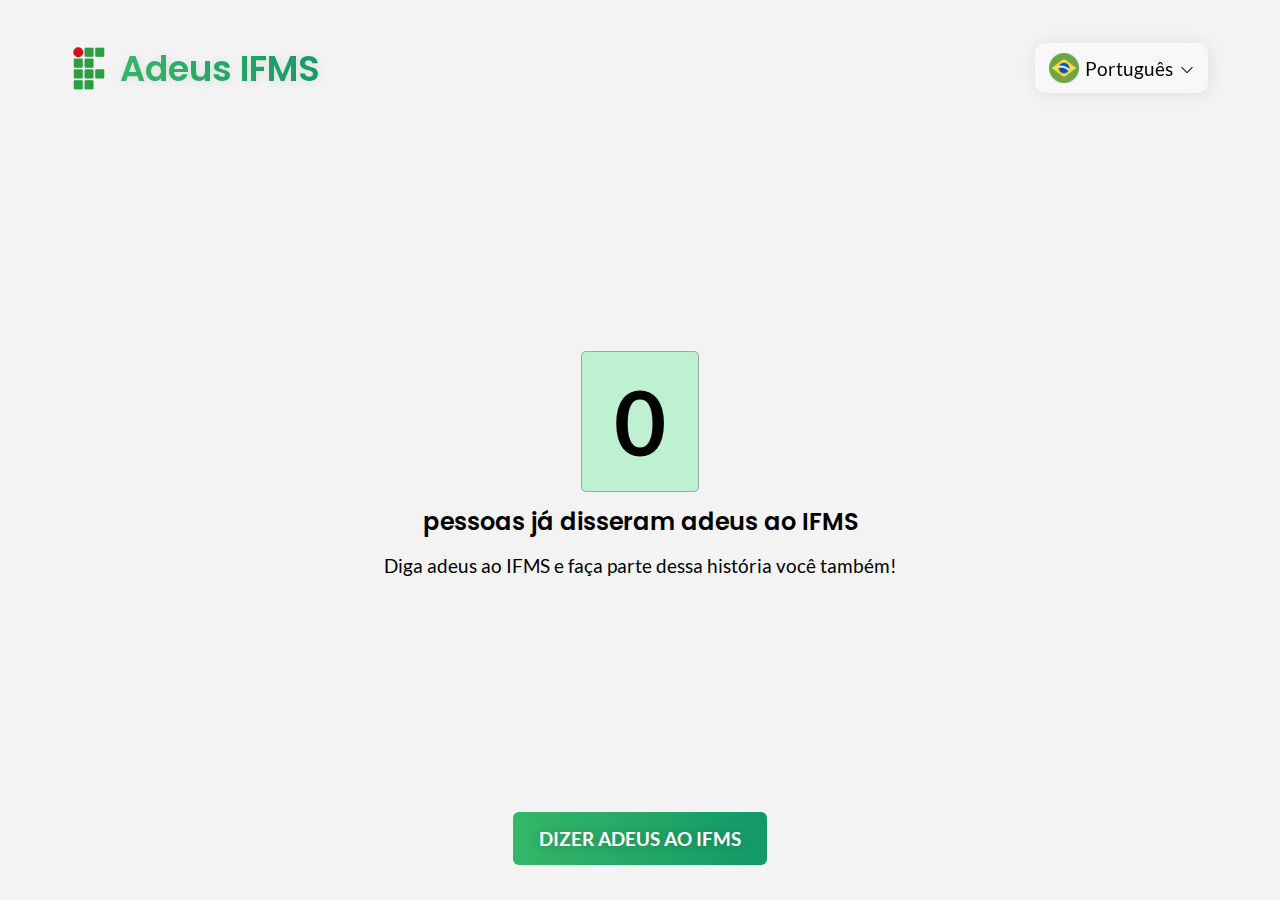
<file: index.html>
<!DOCTYPE html>
<html lang="pt-BR">

<head>
	<meta charset="UTF-8">
	<meta http-equiv="X-UA-Compatible" content="IE=edge">
	<meta name="viewport" content="width=device-width, initial-scale=1.0">
	<link rel="shortcut icon" href="assets/images/if.png" type="image/x-icon">
	<link rel="stylesheet" href="style.css">
	<title>Adeus IFMS</title>
</head>

<body class="flex-column ">
	<div id="background-click-container"></div>
	<header>
		<a href="/">
			<div id="adeus-ifms-logo" class="flex-row">
				<img src="assets/images/if.png" alt="Logo do IFMS">
				<h1 class="green-gradient-background">Adeus IFMS</h1>
			</div>
		</a>
		<div id="language-selector" class="flex-row">
			<button id="language-selector-button" class="flex-row">
				<img class="flag" src="assets/images/brasil.png" alt="Bandeira da língua escolhida">
				<p>Português</p>
				<img id="chevron-down" src="assets/icons/chevron-down.svg">
			</button>
			<ul id="menu-options">
				<li>
					<img class="flag" src="assets/images/brasil.png" alt="Bandeira do Brasil">
					<p>Português</p>
				</li>
				<li>
					<img class="flag" src="assets/images/united-kingdom.png" alt="Bandeira do Reino Unido">
					<p>Inglês</p>
				</li>
			</ul>
		</div>
	</header>
	<content>
		<span class="flex-column">
			<p>0</p>
			<h2>pessoas já disseram adeus ao IFMS</h2>
		</span>
		<br>
		<p>Diga adeus ao IFMS e faça parte dessa história você também!</p>
	</content>
	<button id="say-goodbye-button" class="green-gradient-background">
		<p>DIZER ADEUS AO IFMS</p>
	</button>
</body>

<script>
	let languageSelectorButton = document.querySelector("#language-selector-button");
	let menuOptions = document.querySelector("#menu-options");
	let backgroundClickContainer = document.querySelector("#background-click-container");

	const showLanguagesMenu = () => {
		backgroundClickContainer.style = "z-index: 1; display: block;";
		menuOptions.style = "z-index: 2; display: block;";
	}

	const hideLanguagesMenu = () => {
		backgroundClickContainer.style = "z-index: -1; display: none;";
		menuOptions.style = "z-index: -1; display: none;";
	}

	languageSelectorButton.addEventListener("click", showLanguagesMenu, false);

	backgroundClickContainer.addEventListener("click", hideLanguagesMenu, false);
</script>

</html>
</file>
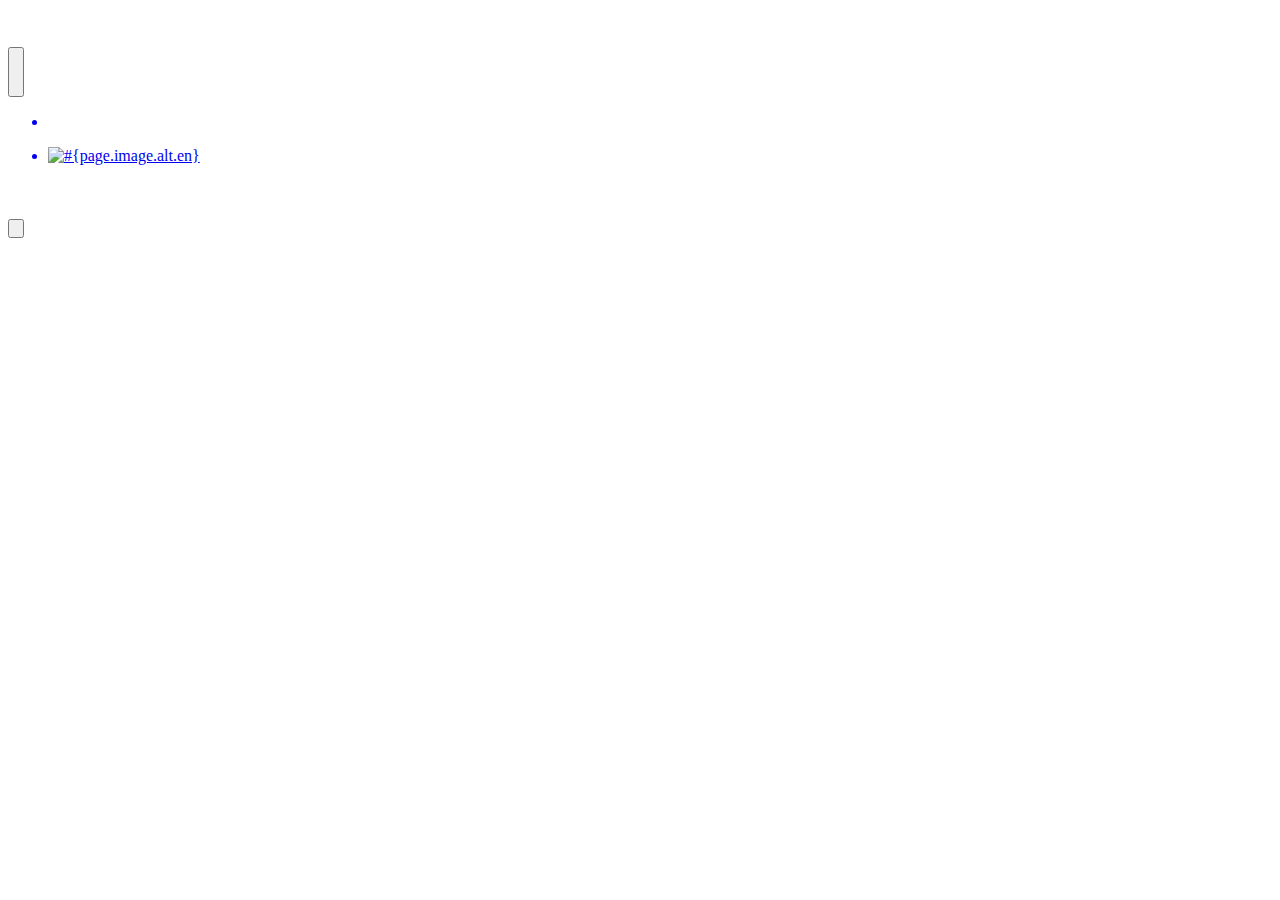
<file: src/main/resources/templates/index.html>
<!DOCTYPE html>
<html th:lang="#{page.lang}" xmlns:th="https://www.thymeleaf.org">

<head>
	<meta charset="UTF-8">
	<meta http-equiv="Content-Type" content="text/html; charset=UTF-8">
	<meta http-equiv="X-UA-Compatible" content="IE=edge">
	<meta name="viewport" content="width=device-width, initial-scale=1.0">
	<link rel="shortcut icon" th:href="@{/assets/images/if.png}" type="image/x-icon">
	<link rel="stylesheet" th:href="@{/styles/style.css}">
	<title th:text="#{page.title}"></title>
</head>

<body class="flex-column ">
	<div id="background-click-container"></div>
	<header>
		<a href="/">
			<div id="adeus-ifms-logo" class="flex-row">
				<img th:src="@{/assets/images/if.png}" th:alt="#{page.image.alt.if}">
				<h1 class="green-gradient-background" th:classappend="${#messages.msg('page.lang') == 'en-US'} ? english-title" th:text="#{page.header}"></h1>
			</div>
		</a>
		<div id="language-selector" class="flex-row">
			<button id="language-selector-button" class="flex-row">
				<img class="flag" th:src="#{page.header.actuallanguage.image}" th:alt="#{page.image.alt.language}">
				<p th:text="#{page.header.actuallanguage}"></p>
				<img id="chevron-down" th:src="@{/assets/icons/chevron-down.svg}">
			</button>
			<ul id="menu-options">
				<a href="/?locale=pt_BR">
					<li>
						<img class="flag" th:src="@{/assets/images/brasil.png}" th:alt="#{page.image.alt.pt}">
						<p th:text="#{page.header.language.pt}"></p>
					</li>
				</a>
				<a href="/?locale=en_US">
					<li>
						<img class="flag" th:src="@{/assets/images/united-kingdom.png}" alt="#{page.image.alt.en}">
						<p th:text="#{page.header.language.en}"></p>
					</li>
				</a>
			</ul>
		</div>
	</header>
	<content>
		<span class="flex-column">
			<p th:text="${countAdeus}"></p>
			<h2 th:if="${countAdeus == 1}" th:text="#{page.content.h2}"></h2>
			<h2 th:unless="${countAdeus == 1}" th:text="#{page.content.h2.plural}"></h2>
		</span>
		<br>
		<p th:text="#{page.content.p}"></p>
	</content>
	<form id="say-goodbye-form" action="/adeus" method="post">
		<button id="say-goodbye-button" class="green-gradient-background">
			<p th:text="#{page.content.button}"></p>
		</button>
	</form>
</body>

<script type="text/javascript" th:inline="javascript" >
    const contentSaidGoodbyePText = /*[[#{page.content.p.saidgoodbye}]]*/"";
</script>

<script type="text/javascript" th:src="@{/scripts/languagesMenu.js}"></script>
<script type="text/javascript" th:src="@{/scripts/goodbyeButton.js}"></script>

</html>
</file>
<file: style.css>
@font-face {
	font-family: "Lato";
	src: url("assets/fonts/Lato-Regular.ttf") format("truetype");
	font-weight: normal;
	font-style: normal;
}

@font-face {
	font-family: "Lato";
	src: url("assets/fonts/Lato-Bold.ttf") format("truetype");
	font-weight: bold;
	font-style: normal;
}

@font-face {
	font-family: "Poppins";
	src: url("assets/fonts/Poppins-Regular.ttf") format("truetype");
	font-weight: normal;
	font-style: normal;
}

@font-face {
	font-family: "Poppins";
	src: url("assets/fonts/Poppins-SemiBold.ttf") format("truetype");
	font-weight: bold;
	font-style: normal;
}

* {
	margin: 0;
	padding: 0;
	border: none;
	box-sizing: border-box;
}

a {
	text-decoration: none;
}

button {
	all: unset;
	cursor: pointer;
}

html {
	height: 100%;
}

.flex-column {
	display: flex;
	flex-direction: column;
	align-items: center;
}

.flex-row {
	display: flex;
	flex-direction: row;
	align-items: center;
}

.green-gradient-background {
	background: #11998e;
	background: -webkit-linear-gradient(to right, #35b767, #119967);
	background: linear-gradient(to right, #35b767, #119967);
}

body {
	width: 100%;
	height: 100%;
	background-color: #F3F3F3;
}

header {
	width: 100%;
	padding: 1.8rem 1.4rem;
	display: flex;
	justify-content: space-between;
}

.flag {
	width: 30px;
	height: 30px;
	margin-right: 2px;
}

#language-selector-button > p {
	display: none;
}

#language-selector-button #chevron-down {
	margin-left: 2px;
	margin-top: 3px;
	width: 14px;
}

#background-click-container {
	position: absolute;
	z-index: -1;
	display: none;
	width: 100%;
	height: 100%;
}

#menu-options {
	position: absolute;
	z-index: -1;
	display: none;
	top: 85px;
	right: 1.4rem;
	border-radius: 10px;
	filter: drop-shadow(1px 1px 8px #bcbcbc57);
	background-color: #F8F8F8;
	overflow: hidden;
	animation: slidein .3s ease;
}

#menu-options li {
	display: flex;
	align-items: center;
	list-style: none;
	padding: 12px 20px;
	cursor: pointer;
}

#menu-options li:hover {
	background-color: #bef1d1;
}

#menu-options li p {
	margin: 0 6px;
}

#adeus-ifms-logo {
	column-gap: 14px;
	font-family: "Poppins";
}

#adeus-ifms-logo h1 {
	font-size: 2.2rem;
	text-shadow: 1px 1px 8px #709a7d30;
	background-clip: text;
	-webkit-background-clip: text;
	-webkit-text-fill-color: transparent;
}

#adeus-ifms-logo img {
	height: 45px;
}

content {
	margin-top: auto;
	margin-bottom: 50px;
	padding: 0 2.4rem;
}

span {
	margin-top: 30px;
	align-items: center;
	font-family: "Poppins";
	font-weight: bold;
	text-align: center;
}

span > p {
	font-size: 5rem;
	padding: 1rem 2rem;
	margin-bottom: 16px;
	border-radius: 5px;
	color: #000000;
	background: #bef1d1;
	border: 1px solid #33333357;
}

span h2 {
	font-size: 1.5rem;
	line-height: 1.8rem;
}

p {
	text-align: center;
	font-family: "Lato";
	font-size: 1.2rem;
}

#say-goodbye-button {
	margin-top: auto;
	margin-bottom: 35px;
	padding: 15px 26px;
	border-radius: 6px;
	transition: transform .5s;
}

#say-goodbye-button:hover {
	transform: scale(105%);
}

#say-goodbye-button p {
	font-weight: bold;
	color: #FFF;
	text-shadow: 1px 1px 8px #33333357;
}

@keyframes slidein {
	from {
		top: 0;
		opacity: 0;
	}

	to {
		top: 85px;
	}
}

@media (min-width: 567px) {
	header {
		padding: 2.6rem 3rem;
	}

	span > p {
		font-size: 5.6rem;
	}

	#language-selector-button {
		padding: 10px 14px;
		border-radius: 10px;
		filter: drop-shadow(1px 1px 8px #bcbcbc57);
		background-color: #F8F8F8;
	}

	#language-selector-button > p {
		display: block;
		margin: 0 5px 0 4px;
	}

	#menu-options {
		top: 105px;
		right: 4.5rem;
	}

	@keyframes slidein {
		from {
			top: 0;
			opacity: 0;
		}
	
		to {
			top: 105px;
		}
	}
}

@media (min-width: 730px) {
	header {
		padding: 2.6rem 4.5rem;
	}
}
</file>
